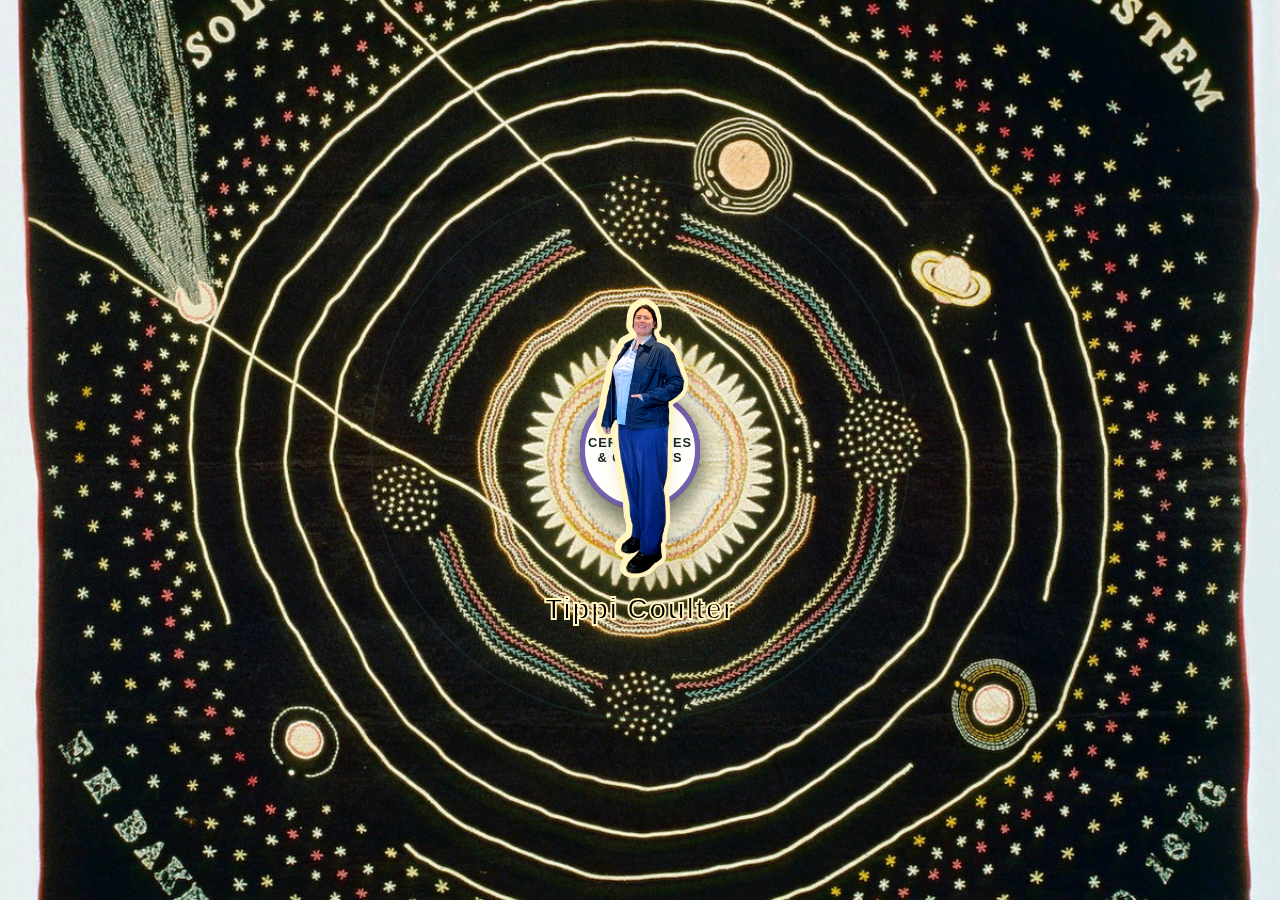
<file: index.html>
<!DOCTYPE html>
<html lang="en">

<head>
    <meta charset="UTF-8">
    <meta name="viewport" content="width=device-width, initial-scale=1.0">

    <title>Tippi Coulter | Portfolio</title>
    <link rel="preload" as="image" href="background.jpg">
    <link rel="stylesheet" href="style.css?v=6">
</head>

<body class="home">

    <main class="universe">

        <!-- Fixed horizontal orbit -->
        <div class="orbit-line"></div>


        <!-- Orbiting topics -->
        <div class="orbiting-object object-1">
            <a href="workshops.html" class="planet workshops">
                WORKSHOP<br>IDEAS
            </a>
        </div>

        <div class="orbiting-object object-2">
            <a href="digital.html" class="planet digital">
                DIGITAL<br>LITERACY
            </a>
        </div>

        <div class="orbiting-object object-3">
            <a href="stem.html" class="planet stem">
                STEM<br>PROJECTS
            </a>
        </div>

        <div class="orbiting-object object-4">
            <a href="about.html" class="planet about">
                ABOUT
            </a>
        </div>

        <div class="orbiting-object object-5">
            <a href="certificates.html" class="planet certificates">
                CERTIFICATES<br>&amp; COURSES
            </a>
        </div>


        <!-- You -->
        <div class="centre">

            <img src="me.png" alt="Your Name">

            <h1>Tippi Coulter</h1>

        </div>

    </main>


    <script>

        const objects = document.querySelectorAll(".orbiting-object");

        objects.forEach(object => {

            object.addEventListener("mouseenter", () => {
                objects.forEach(item => {
                    item.classList.add("paused");
                });
            });

            object.addEventListener("mouseleave", () => {
                objects.forEach(item => {
                    item.classList.remove("paused");
                });
            });

        });

    </script>

</body>

</html>
</file>
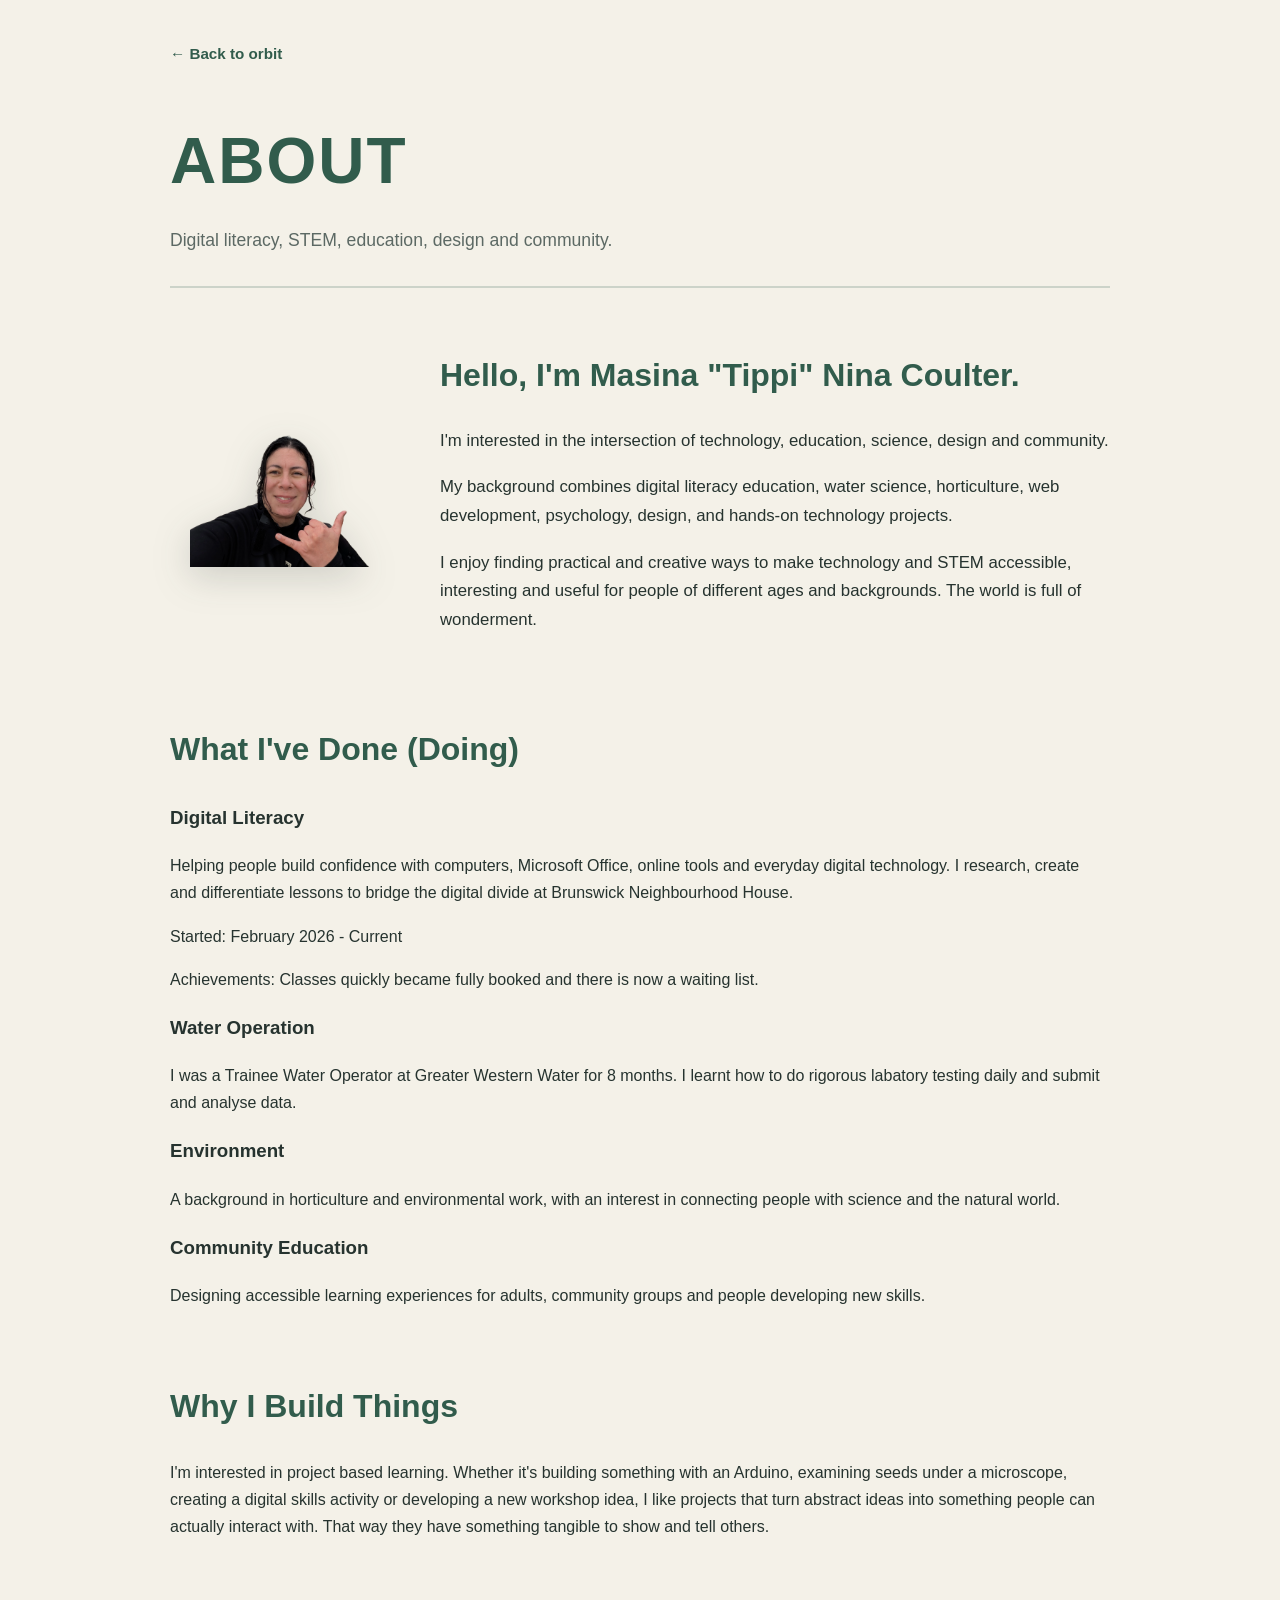
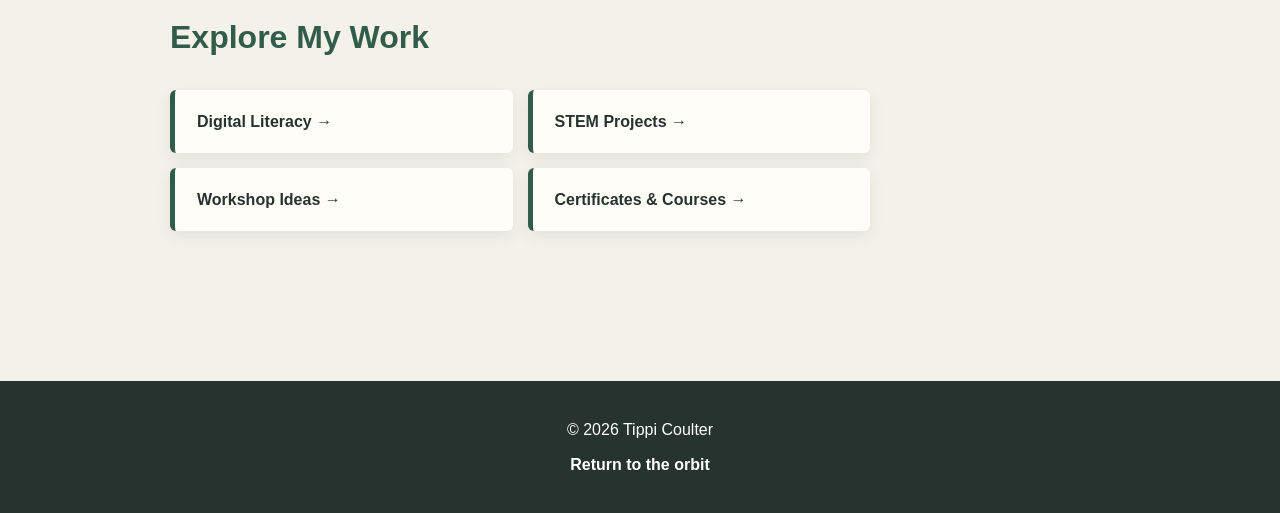
<file: about.html>
<!DOCTYPE html>
<html lang="en">

<head>
    <meta charset="UTF-8">
    <meta name="viewport" content="width=device-width, initial-scale=1.0">

    <title>About | Tippi Coulter</title>

<link rel="stylesheet" href="internal.css">
</head>

<body>

    <main class="page">

        <a href="index.html" class="back-link">← Back to orbit</a>

        <header class="page-header">
            <h1>ABOUT</h1>
            <p>
                Digital literacy, STEM, education, design and community.
            </p>
        </header>


        <section class="about-intro">

            <div class="about-image">
                <img src="whatever.png" alt="Tippi Coulter">
            </div>

            <div class="about-text">

                <h2>Hello, I'm Masina "Tippi" Nina Coulter.</h2>

                <p>
                    I'm interested in the intersection of technology, education,
                    science, design and community.
                </p>

                <p>
                    My background combines digital literacy education,
                    water science, horticulture, web development, psychology, design, and
                    hands-on technology projects.
                </p>

                <p>
                    I enjoy finding practical and creative ways to make
                    technology and STEM accessible, interesting and useful
                    for people of different ages and backgrounds. The world is full of wonderment.
                </p>

            </div>

        </section>


        <section>

            <h2>What I've Done (Doing)</h2>

            <div class="card-grid">

                <div class="card">
                    <h3>Digital Literacy</h3>
                    <p>
                        Helping people build confidence with computers,
                        Microsoft Office, online tools and everyday
                        digital technology. I research, create and differentiate lessons to bridge the digital divide at Brunswick Neighbourhood House. 
                    </p>
                    <p>
                        Started: February 2026 - Current
                    </p>
                    <p>
                        Achievements: Classes quickly became fully booked and there is now a waiting list. 
                    </p>
                </div>

                <div class="card">
                    <h3>Water Operation</h3>
                    <p>
               I was a Trainee Water Operator at Greater Western Water for 8  months. I learnt how to do rigorous labatory testing daily and submit and analyse data. 
                    </p>
                </div>

                <div class="card">
                    <h3>Environment</h3>
                    <p>
                        A background in horticulture and environmental
                        work, with an interest in connecting people
                        with science and the natural world.
                    </p>
                </div>

                <div class="card">
                    <h3>Community Education</h3>
                    <p>
                        Designing accessible learning experiences for
                        adults, community groups and people developing
                        new skills.
                    </p>
                </div>

            </div>

        </section>


        <section>

            <h2>Why I Build Things</h2>

            <p>
                I'm interested in project based learning. Whether it's building
                something with an Arduino, examining seeds under a microscope,
                creating a digital skills activity or developing a new
                workshop idea, I like projects that turn abstract ideas
                into something people can actually interact with. That way they have something tangible to show and tell others. 
            </p>

        </section>


        <section>

            <h2>Explore My Work</h2>

            <div class="link-grid">

                <a href="digital.html">
                    Digital Literacy →
                </a>

                <a href="stem.html">
                    STEM Projects →
                </a>

                <a href="workshops.html">
                    Workshop Ideas →
                </a>

                <a href="certificates.html">
                    Certificates & Courses →
                </a>

            </div>

        </section>


    </main>


    <footer>

        <p>© 2026 Tippi Coulter</p>

        <a href="index.html">Return to the orbit</a>

    </footer>

</body>

</html>
</file>
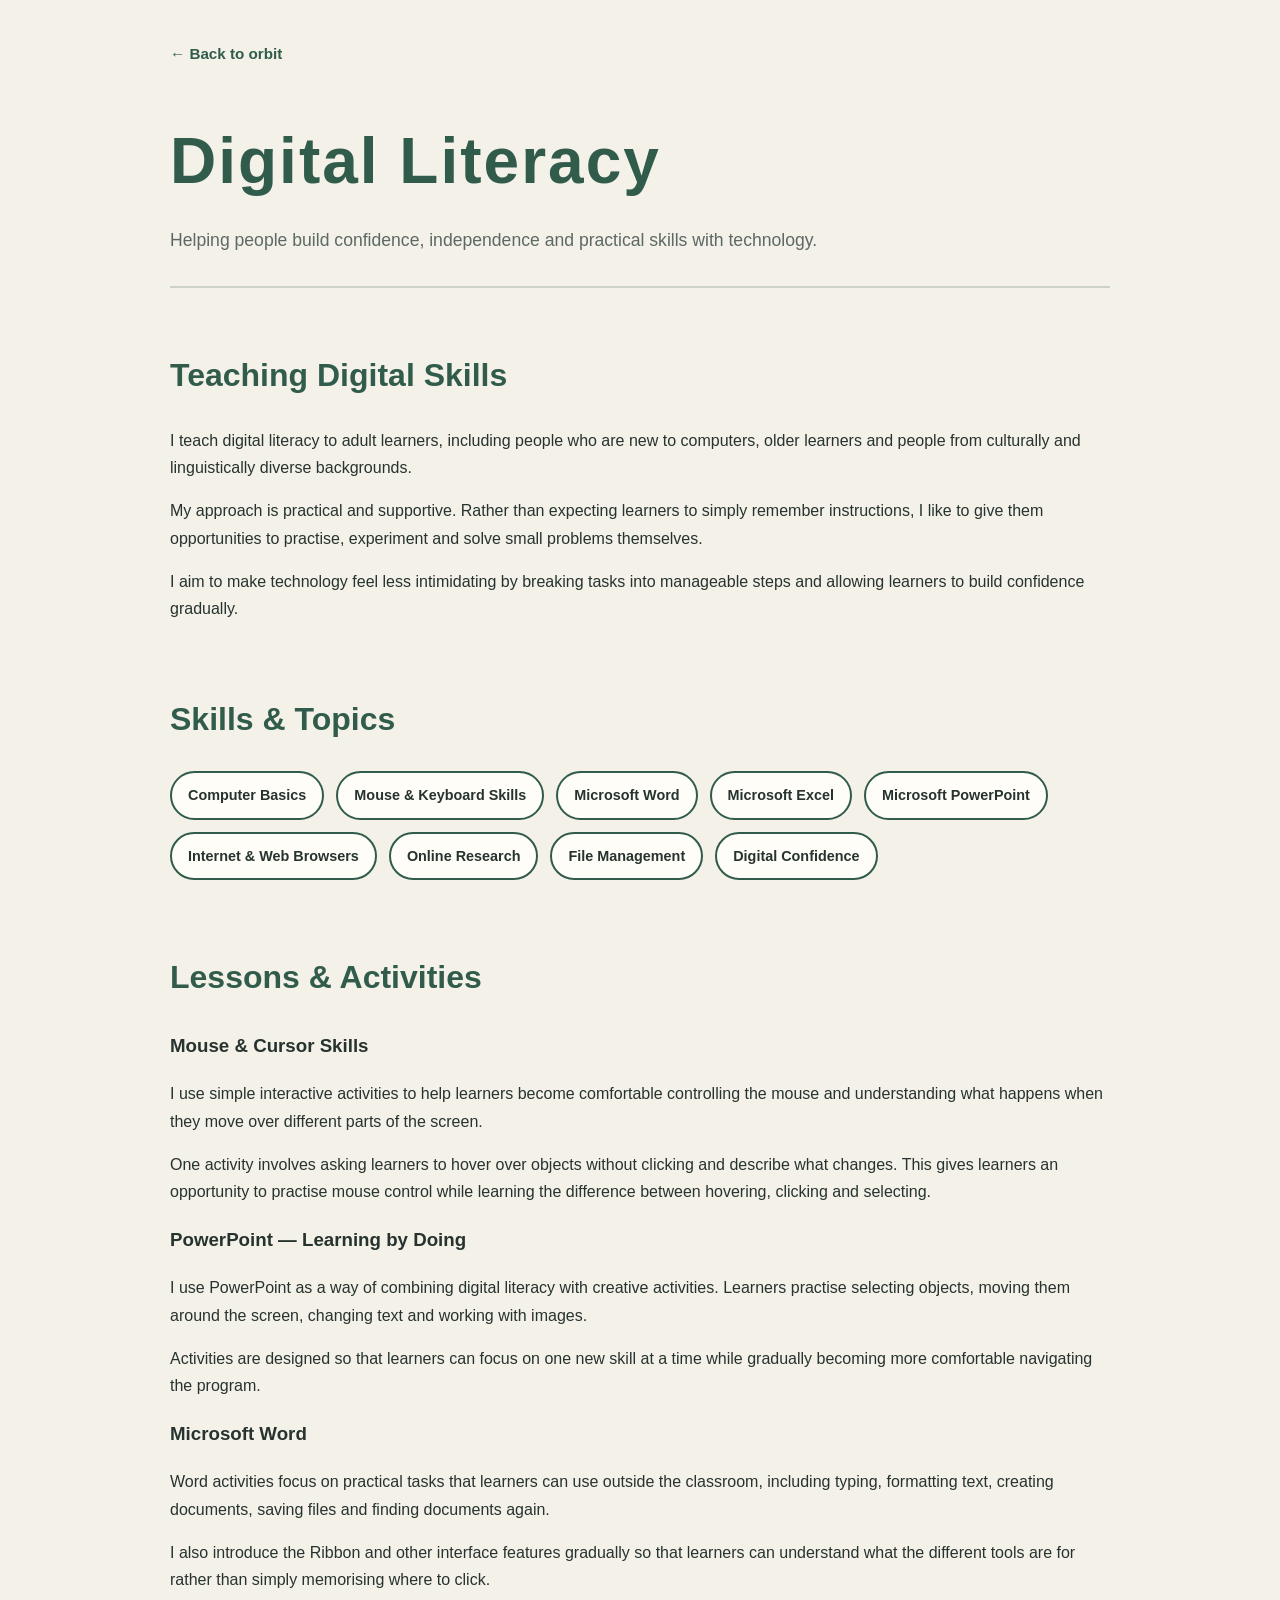
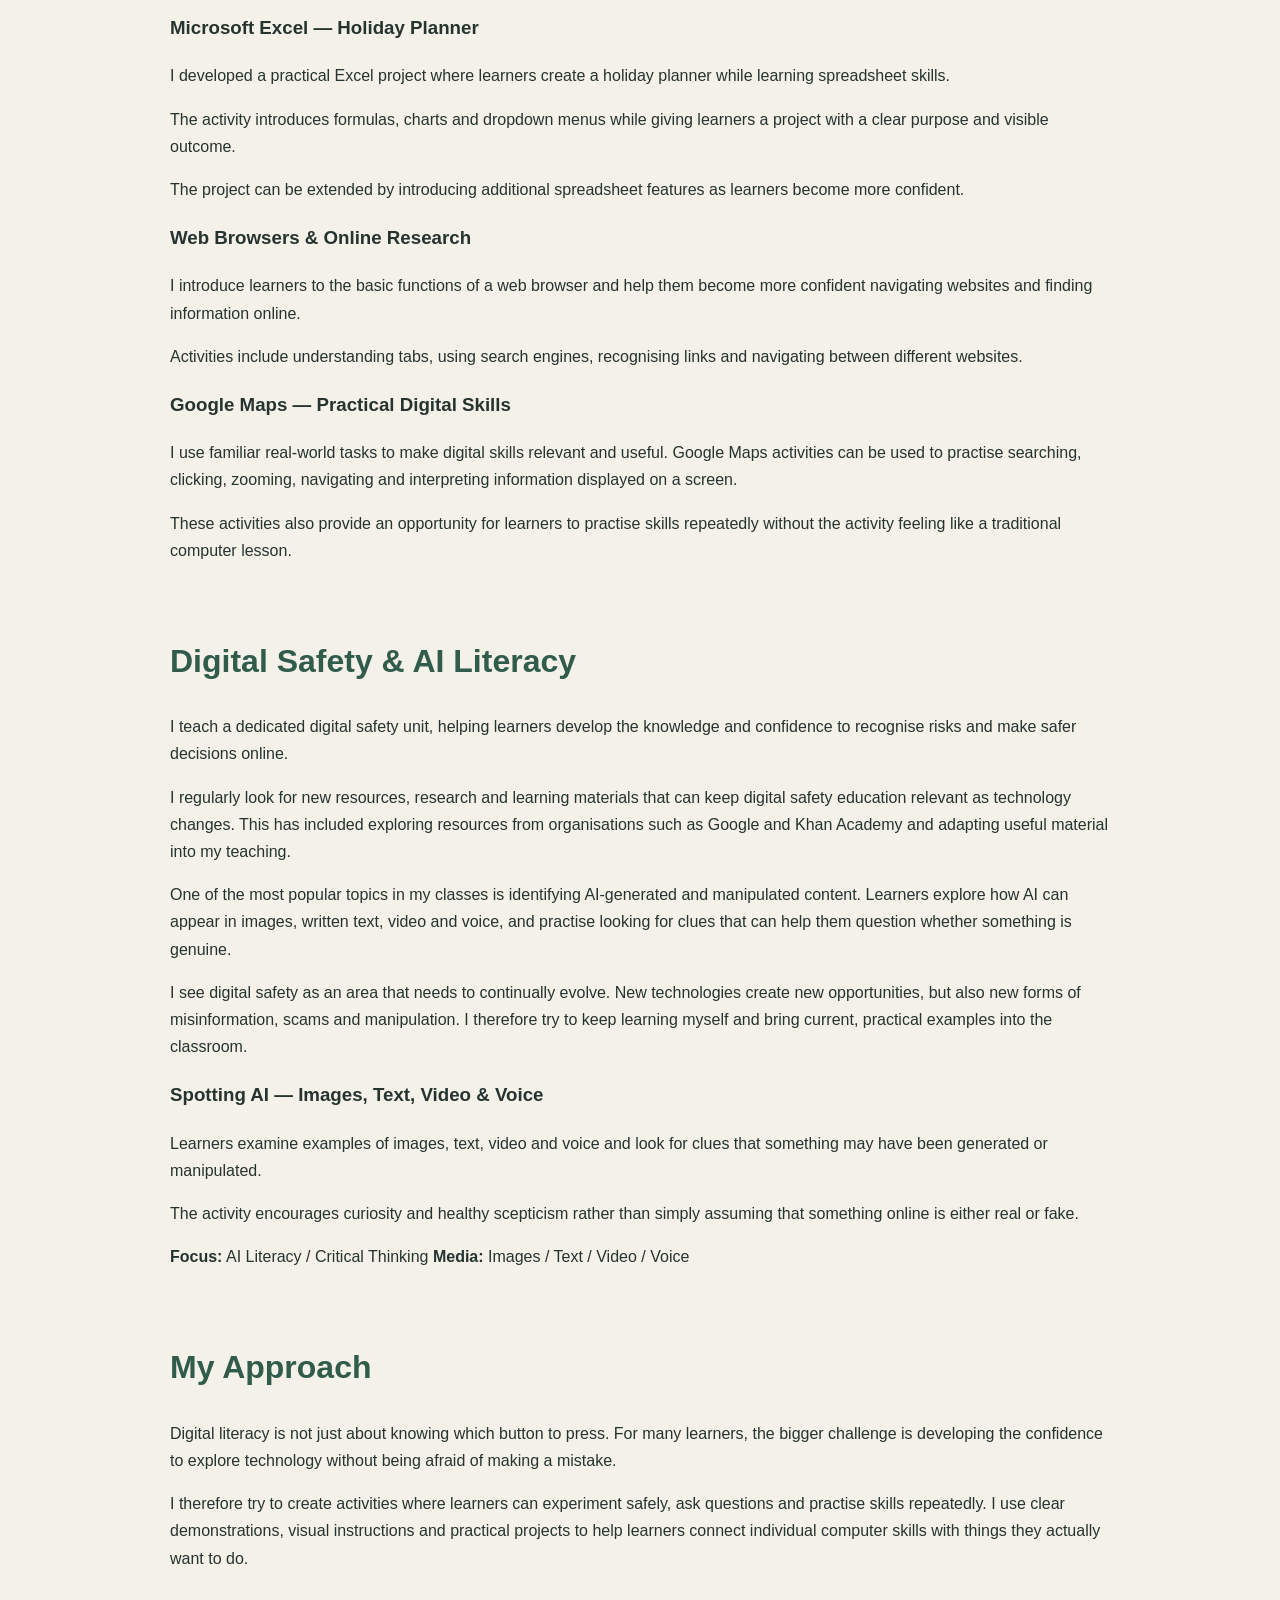
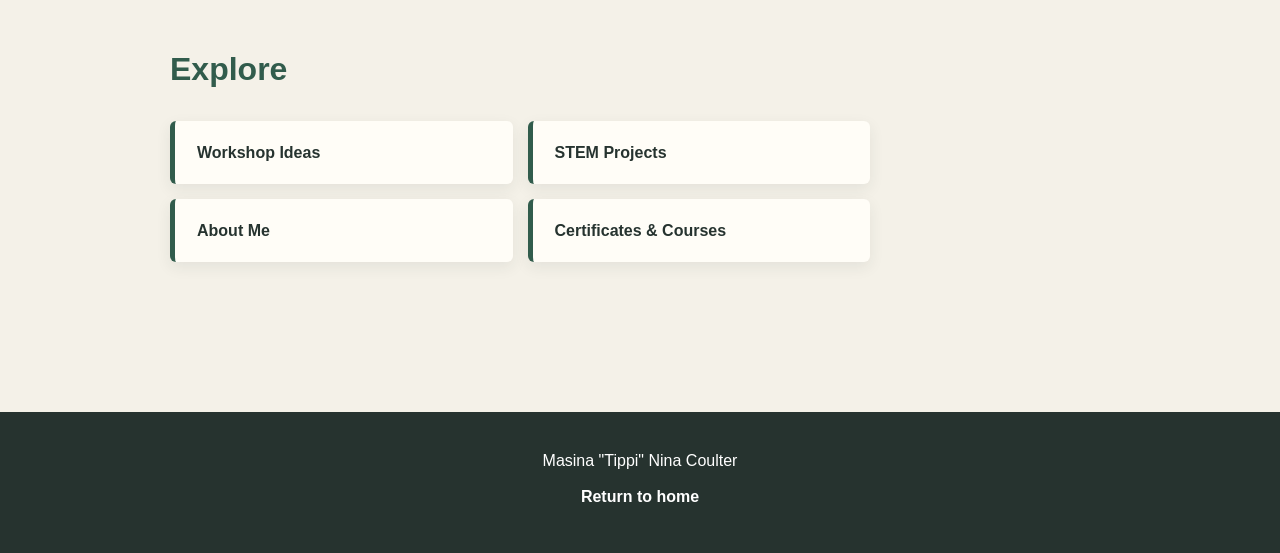
<file: digital.html>
<!DOCTYPE html>
<html lang="en">

<head>

    <meta charset="UTF-8">

    <meta name="viewport" content="width=device-width, initial-scale=1.0">

    <title>Digital Literacy | Your Name</title>

    <link rel="stylesheet" href="internal.css">

</head>


<body>

    <main class="page">

        <!-- =========================================
             BACK TO HOME
        ========================================== -->

        <a class="back-link" href="index.html">
            ← Back to orbit
        </a>


        <!-- =========================================
             PAGE HEADER
        ========================================== -->

        <header class="page-header">

            <h1>Digital Literacy</h1>

            <p>
                Helping people build confidence, independence and
                practical skills with technology.
            </p>

        </header>


        <!-- =========================================
             INTRODUCTION
        ========================================== -->

        <section>

            <h2>Teaching Digital Skills</h2>

            <p>
                I teach digital literacy to adult learners, including
                people who are new to computers, older learners and
                people from culturally and linguistically diverse
                backgrounds.
            </p>

            <p>
                My approach is practical and supportive. Rather than
                expecting learners to simply remember instructions, I
                like to give them opportunities to practise, experiment
                and solve small problems themselves.
            </p>

            <p>
                I aim to make technology feel less intimidating by
                breaking tasks into manageable steps and allowing
                learners to build confidence gradually.
            </p>

        </section>



        <!-- =========================================
             DIGITAL LITERACY AREAS
        ========================================== -->

        <section>

            <h2>Skills & Topics</h2>


            <div class="skills">

                <span class="skill">
                    Computer Basics
                </span>

                <span class="skill">
                    Mouse & Keyboard Skills
                </span>

                <span class="skill">
                    Microsoft Word
                </span>

                <span class="skill">
                    Microsoft Excel
                </span>

                <span class="skill">
                    Microsoft PowerPoint
                </span>

                <span class="skill">
                    Internet & Web Browsers
                </span>

                <span class="skill">
                    Online Research
                </span>

                <span class="skill">
                    File Management
                </span>

                <span class="skill">
                    Digital Confidence
                </span>

            </div>

        </section>



        <!-- =========================================
             LESSONS & ACTIVITIES
        ========================================== -->

        <section>

            <h2>Lessons & Activities</h2>


            <!-- MOUSE & CURSOR -->

            <article class="workshop-card">

                <h3>Mouse & Cursor Skills</h3>

                <p>
                    I use simple interactive activities to help learners
                    become comfortable controlling the mouse and
                    understanding what happens when they move over
                    different parts of the screen.
                </p>

                <p>
                    One activity involves asking learners to hover over
                    objects without clicking and describe what changes.
                    This gives learners an opportunity to practise mouse
                    control while learning the difference between
                    hovering, clicking and selecting.
                </p>

            </article>



            <!-- POWERPOINT -->

            <article class="workshop-card">

                <h3>PowerPoint — Learning by Doing</h3>

                <p>
                    I use PowerPoint as a way of combining digital
                    literacy with creative activities. Learners practise
                    selecting objects, moving them around the screen,
                    changing text and working with images.
                </p>

                <p>
                    Activities are designed so that learners can focus
                    on one new skill at a time while gradually becoming
                    more comfortable navigating the program.
                </p>

            </article>



            <!-- WORD -->

            <article class="workshop-card">

                <h3>Microsoft Word</h3>

                <p>
                    Word activities focus on practical tasks that
                    learners can use outside the classroom, including
                    typing, formatting text, creating documents,
                    saving files and finding documents again.
                </p>

                <p>
                    I also introduce the Ribbon and other interface
                    features gradually so that learners can understand
                    what the different tools are for rather than simply
                    memorising where to click.
                </p>

            </article>



            <!-- EXCEL -->

            <article class="workshop-card">

                <h3>Microsoft Excel — Holiday Planner</h3>

                <p>
                    I developed a practical Excel project where learners
                    create a holiday planner while learning spreadsheet
                    skills.
                </p>

                <p>
                    The activity introduces formulas, charts and
                    dropdown menus while giving learners a project with
                    a clear purpose and visible outcome.
                </p>

                <p>
                    The project can be extended by introducing
                    additional spreadsheet features as learners become
                    more confident.
                </p>

            </article>



            <!-- INTERNET -->

            <article class="workshop-card">

                <h3>Web Browsers & Online Research</h3>

                <p>
                    I introduce learners to the basic functions of a
                    web browser and help them become more confident
                    navigating websites and finding information online.
                </p>

                <p>
                    Activities include understanding tabs, using search
                    engines, recognising links and navigating between
                    different websites.
                </p>

            </article>



            <!-- GOOGLE MAPS -->

            <article class="workshop-card">

                <h3>Google Maps — Practical Digital Skills</h3>

                <p>
                    I use familiar real-world tasks to make digital
                    skills relevant and useful. Google Maps activities
                    can be used to practise searching, clicking,
                    zooming, navigating and interpreting information
                    displayed on a screen.
                </p>

                <p>
                    These activities also provide an opportunity for
                    learners to practise skills repeatedly without the
                    activity feeling like a traditional computer lesson.
                </p>

            </article>

        </section>

<!-- =========================================
     DIGITAL SAFETY
========================================= -->

<section>

    <h2>Digital Safety & AI Literacy</h2>

    <p>
        I teach a dedicated digital safety unit, helping learners
        develop the knowledge and confidence to recognise risks and
        make safer decisions online.
    </p>

    <p>
        I regularly look for new resources, research and learning
        materials that can keep digital safety education relevant as
        technology changes. This has included exploring resources from
        organisations such as Google and Khan Academy and adapting
        useful material into my teaching.
    </p>

    <p>
        One of the most popular topics in my classes is identifying
        AI-generated and manipulated content. Learners explore how AI
        can appear in images, written text, video and voice, and
        practise looking for clues that can help them question whether
        something is genuine.
    </p>

    <p>
        I see digital safety as an area that needs to continually
        evolve. New technologies create new opportunities, but also
        new forms of misinformation, scams and manipulation. I
        therefore try to keep learning myself and bring current,
        practical examples into the classroom.
    </p>


    <!-- AI ACTIVITY -->

    <article class="workshop-card">

        <h3>Spotting AI — Images, Text, Video & Voice</h3>

        <p>
            Learners examine examples of images, text, video and voice
            and look for clues that something may have been generated
            or manipulated.
        </p>

        <p>
            The activity encourages curiosity and healthy scepticism
            rather than simply assuming that something online is either
            real or fake.
        </p>

        <div class="workshop-details">

            <span>
                <strong>Focus:</strong>
                AI Literacy / Critical Thinking
            </span>

            <span>
                <strong>Media:</strong>
                Images / Text / Video / Voice
            </span>

        </div>

    </article>

</section>

        <!-- =========================================
             TEACHING APPROACH
        ========================================== -->

        <section>

            <h2>My Approach</h2>

            <p>
                Digital literacy is not just about knowing which button
                to press. For many learners, the bigger challenge is
                developing the confidence to explore technology without
                being afraid of making a mistake.
            </p>

            <p>
                I therefore try to create activities where learners can
                experiment safely, ask questions and practise skills
                repeatedly. I use clear demonstrations, visual
                instructions and practical projects to help learners
                connect individual computer skills with things they
                actually want to do.
            </p>

        </section>



        <!-- =========================================
             EXPLORE OTHER PAGES
        ========================================== -->

        <section>

            <h2>Explore</h2>

            <div class="link-grid">

                <a href="workshops.html">
                    Workshop Ideas
                </a>

                <a href="stem.html">
                    STEM Projects
                </a>

                <a href="about.html">
                    About Me
                </a>

                <a href="certificates.html">
                    Certificates & Courses
                </a>

            </div>

        </section>

    </main>



    <!-- =========================================
         FOOTER
    ========================================== -->

    <footer>

        <p>
            Masina "Tippi" Nina Coulter
        </p>

        <p>
            <a href="index.html">
                Return to home
            </a>
        </p>

    </footer>


</body>

</html>
</file>
<file: style.css>
/* =========================================
   RESET
========================================= */

* {
    box-sizing: border-box;
}

html,
body {
    width: 100%;
    height: 100%;
    margin: 0;
}

body {
    background: #f4f1e8;

    font-family: Arial, Helvetica, sans-serif;
    color: #26332f;

    margin: 0;
}


/* =========================================
   HOMEPAGE BACKGROUND
========================================= */

body.home {
    background-image: url("background.jpg");
    background-size: cover;
    background-position: center;
    background-repeat: no-repeat;
    background-attachment: fixed;

    filter: contrast(1.15) saturate(1.1);

    overflow: hidden;
}

/* =========================================
   MAIN AREA
========================================= */

.universe {
    position: relative;

    width: 100vw;
    height: 100vh;

    display: flex;
    align-items: center;
    justify-content: center;

    isolation: isolate;
}


/* =========================================
   SUBTLE BACKGROUND OVERLAY
========================================= */

.universe::before {
    content: "";

    position: absolute;
    inset: 0;

   

    z-index: -1;
}


/* =========================================
   FIXED ORBIT LINE
========================================= */

.orbit-line {
    position: absolute;

    width: 540px;
    height: 540px;

    left: 50%;
    top: 50%;

    transform: translate(-50%, -50%);

    border: 2px solid rgba(49, 92, 76, 0.25);

    border-radius: 50%;
}


/* =========================================
   ORBITING BALLS
========================================= */

.orbiting-object {

    position: absolute;

    width: 120px;
    height: 120px;

    left: 50%;
    top: 50%;

    margin-left: -60px;
    margin-top: -60px;

    animation: circle 30s linear infinite;

    z-index: 5;
}


/* =========================================
   SPACING
========================================= */

.object-1 {
    animation-delay: 0s;
}

.object-2 {
    animation-delay: -6s;
}

.object-3 {
    animation-delay: -12s;
}

.object-4 {
    animation-delay: -18s;
}

.object-5 {
    animation-delay: -24s;
}


/* =========================================
   TOPIC BALLS
========================================= */

.planet {

    width: 120px;
    height: 120px;

    display: flex;
    align-items: center;
    justify-content: center;

    border-radius: 50%;

    background: rgba(255, 253, 247, 0.82);

    color: #26332f;

    text-decoration: none;

    text-align: center;

    font-size: 0.8rem;

    font-weight: bold;

    letter-spacing: 1px;

    border: 5px solid #315c4c;

    box-shadow:
        0 8px 20px rgba(38, 51, 47, 0.15);

    transition:
        transform 0.25s ease,
        box-shadow 0.25s ease;
}


/* =========================================
   COLOURS
========================================= */

.workshops {
    border-color: #d66b4c;
}

.digital {
    border-color: #287a68;
}

.stem {
    border-color: #e39b42;
}

.about {
    border-color: #315c4c;
}

.certificates {
    border-color: #7967a8;
}


/* =========================================
   HOVER
========================================= */

.planet:hover {

    transform: scale(1.15);

    box-shadow:
        0 15px 35px rgba(38, 51, 47, 0.3);

    background: rgba(255, 253, 247, 0.95);
}


/* =========================================
   PAUSE
========================================= */

.orbiting-object.paused {
    animation-play-state: paused;
}


/* =========================================
   YOU
========================================= */

.centre {

    position: absolute;

    left: 50%;
    top: 50%;

    transform: translate(-50%, calc(-50% - 20px));

    z-index: 50;

    text-align: center;

    width: 260px;
}


/* =========================================
   YOUR IMAGE
========================================= */

.centre img {
    display: block;
    width: 220px;
    height: auto;
    max-width: 220px;
    max-height: 350px;
    object-fit: contain;
    margin: 0 auto;
filter:
    drop-shadow(-1.5px -1.5px 0 #f7e6bc)
    drop-shadow(1.5px -1.5px 0 #f7e6bc)
    drop-shadow(-1.5px 1.5px 0 #f7e6bc)
    drop-shadow(1.5px 1.5px 0 #f7e6bc)
    drop-shadow(-2px 0 0 #f7e6bc)
    drop-shadow(2px 0 0 #f7e6bc)
    drop-shadow(0 -2px 0 #f7e6bc)
    drop-shadow(0 2px 0 #f7e6bc)
    drop-shadow(0 12px 18px rgba(38, 51, 47, 0.2));
}

/* =========================================
   YOUR NAME
========================================= */

.centre h1 {
    margin: 8px 0 0;
    font-size: 1.8rem;
    font-weight: bold;
    letter-spacing: 1px;
    color: #000000;
    -webkit-text-stroke: 2px #f7e6bc; /* change color here */
}


/* =========================================
   CIRCLE ANIMATION
========================================= */

@keyframes circle {

    0% {
        transform:
            rotate(0deg)
            translateX(250px)
            rotate(0deg);
    }

    100% {
        transform:
            rotate(360deg)
            translateX(250px)
            rotate(-360deg);
    }

}


/* =========================================
   SMALLER SCREENS
========================================= */

@media (max-width: 800px) {

    .orbit-line {
        width: 500px;
        height: 500px;
    }

    .orbiting-object {
        width: 100px;
        height: 100px;

        margin-left: -50px;
        margin-top: -50px;
    }

    .planet {
        width: 100px;
        height: 100px;

        font-size: 0.65rem;
    }

    .centre img {
        width: 170px;
    }

    @keyframes circle {

        0% {
            transform:
                rotate(0deg)
                translateX(250px)
                rotate(0deg);
        }

        100% {
            transform:
                rotate(360deg)
                translateX(250px)
                rotate(-360deg);
        }

    }
}
</file>
<file: internal.css>
/* =========================================
   INTERNAL PAGES — RESET
========================================= */

* {
    box-sizing: border-box;
}

html {
    scroll-behavior: smooth;
}

html,
body {
    margin: 0;
    padding: 0;
    width: 100%;
    min-height: 100%;
}

body {
    background: #f4f1e8;

    font-family: Arial, Helvetica, sans-serif;

    color: #26332f;

    line-height: 1.7;
}


/* =========================================
   PAGE CONTAINER
========================================= */

.page {
    width: 100%;
    max-width: 1000px;

    margin: 0 auto;

    padding: 40px 30px 80px;
}


/* =========================================
   BACK TO HOME
========================================= */

.back-link {
    display: inline-block;

    margin-bottom: 40px;

    color: #315c4c;

    text-decoration: none;

    font-weight: bold;

    font-size: 0.95rem;

    transition: color 0.2s ease;
}

.back-link:hover {
    color: #d66b4c;
}


/* =========================================
   PAGE HEADER
========================================= */

.page-header {
    margin-bottom: 60px;

    padding-bottom: 30px;

    border-bottom: 2px solid rgba(49, 92, 76, 0.2);
}

.page-header h1 {
    margin: 0 0 10px;

    color: #315c4c;

    font-size: clamp(2.5rem, 6vw, 4rem);

    letter-spacing: 2px;
}

.page-header p {
    margin: 0;

    color: #5c6964;

    font-size: 1.1rem;
}


/* =========================================
   ABOUT INTRO
========================================= */

.about-intro {
    display: grid;

    grid-template-columns: 220px 1fr;

    gap: 50px;

    align-items: center;

    margin-bottom: 70px;
}


/* =========================================
   ABOUT IMAGE
========================================= */

.about-image {
    text-align: center;
}

.about-image img {
    display: block;

    width: 180px;

    height: auto;

    max-width: 100%;

    margin: 0 auto;

    filter:
        drop-shadow(
            0 10px 18px rgba(38, 51, 47, 0.18)
        );
}


/* =========================================
   ABOUT TEXT
========================================= */

.about-text h2 {
    margin-top: 0;

    margin-bottom: 18px;

    color: #315c4c;

    font-size: 2rem;
}

.about-text p {
    max-width: 700px;

    margin-top: 0;

    margin-bottom: 18px;

    font-size: 1.05rem;
}


/* =========================================
   GENERAL SECTIONS
========================================= */

.page section {
    margin-bottom: 70px;
}

.page section h2 {
    margin-top: 0;

    margin-bottom: 25px;

    color: #315c4c;

    font-size: 2rem;
}


/* =========================================
   EXPERIENCE TIMELINE
========================================= */

.timeline {
    position: relative;

    margin-left: 15px;

    padding-left: 35px;

    border-left: 3px solid #315c4c;
}

.timeline-item {
    position: relative;

    margin-bottom: 40px;
}

.timeline-item::before {
    content: "";

    position: absolute;

    width: 14px;
    height: 14px;

    left: -44px;
    top: 5px;

    border-radius: 50%;

    background: #e39b42;

    border: 3px solid #f4f1e8;
}

.timeline-item h3 {
    margin: 0 0 5px;

    color: #26332f;

    font-size: 1.25rem;
}

.timeline-item .date {
    display: block;

    margin-bottom: 8px;

    color: #287a68;

    font-size: 0.9rem;

    font-weight: bold;
}

.timeline-item p {
    margin: 0;

    color: #4f5c57;
}


/* =========================================
   SKILLS
========================================= */

.skills {
    display: flex;

    flex-wrap: wrap;

    gap: 12px;
}

.skill {
    padding: 10px 16px;

    border-radius: 25px;

    background: #fffdf7;

    border: 2px solid #315c4c;

    color: #26332f;

    font-weight: bold;

    font-size: 0.9rem;
}


/* =========================================
   EXPLORE LINKS
========================================= */

.link-grid {
    display: grid;

    grid-template-columns: repeat(2, 1fr);

    gap: 15px;

    max-width: 700px;
}

.link-grid a {
    display: block;

    padding: 18px 22px;

    background: #fffdf7;

    border-left: 5px solid #315c4c;

    border-radius: 6px;

    color: #26332f;

    text-decoration: none;

    font-weight: bold;

    box-shadow:
        0 5px 15px rgba(38, 51, 47, 0.08);

    transition:
        transform 0.2s ease,
        box-shadow 0.2s ease;
}

.link-grid a:hover {
    transform: translateX(5px);

    box-shadow:
        0 8px 20px rgba(38, 51, 47, 0.15);

    color: #287a68;
}


/* =========================================
   FOOTER
========================================= */

footer {
    text-align: center;

    padding: 35px 20px;

    background: #26332f;

    color: white;
}

footer p {
    margin: 0 0 8px;
}

footer a {
    color: white;

    text-decoration: none;

    font-weight: bold;
}

footer a:hover {
    color: #e39b42;
}


/* =========================================
   MOBILE
========================================= */

@media (max-width: 700px) {

    .page {
        padding: 30px 20px 60px;
    }

    .about-intro {
        grid-template-columns: 1fr;

        gap: 25px;

        text-align: center;
    }

    .about-image img {
        width: 150px;
    }

    .about-text p {
        margin-left: auto;
        margin-right: auto;
    }

    .timeline {
        margin-left: 5px;

        padding-left: 25px;
    }

    .timeline-item::before {
        left: -34px;
    }

    .link-grid {
        grid-template-columns: 1fr;
    }

}
</file>
